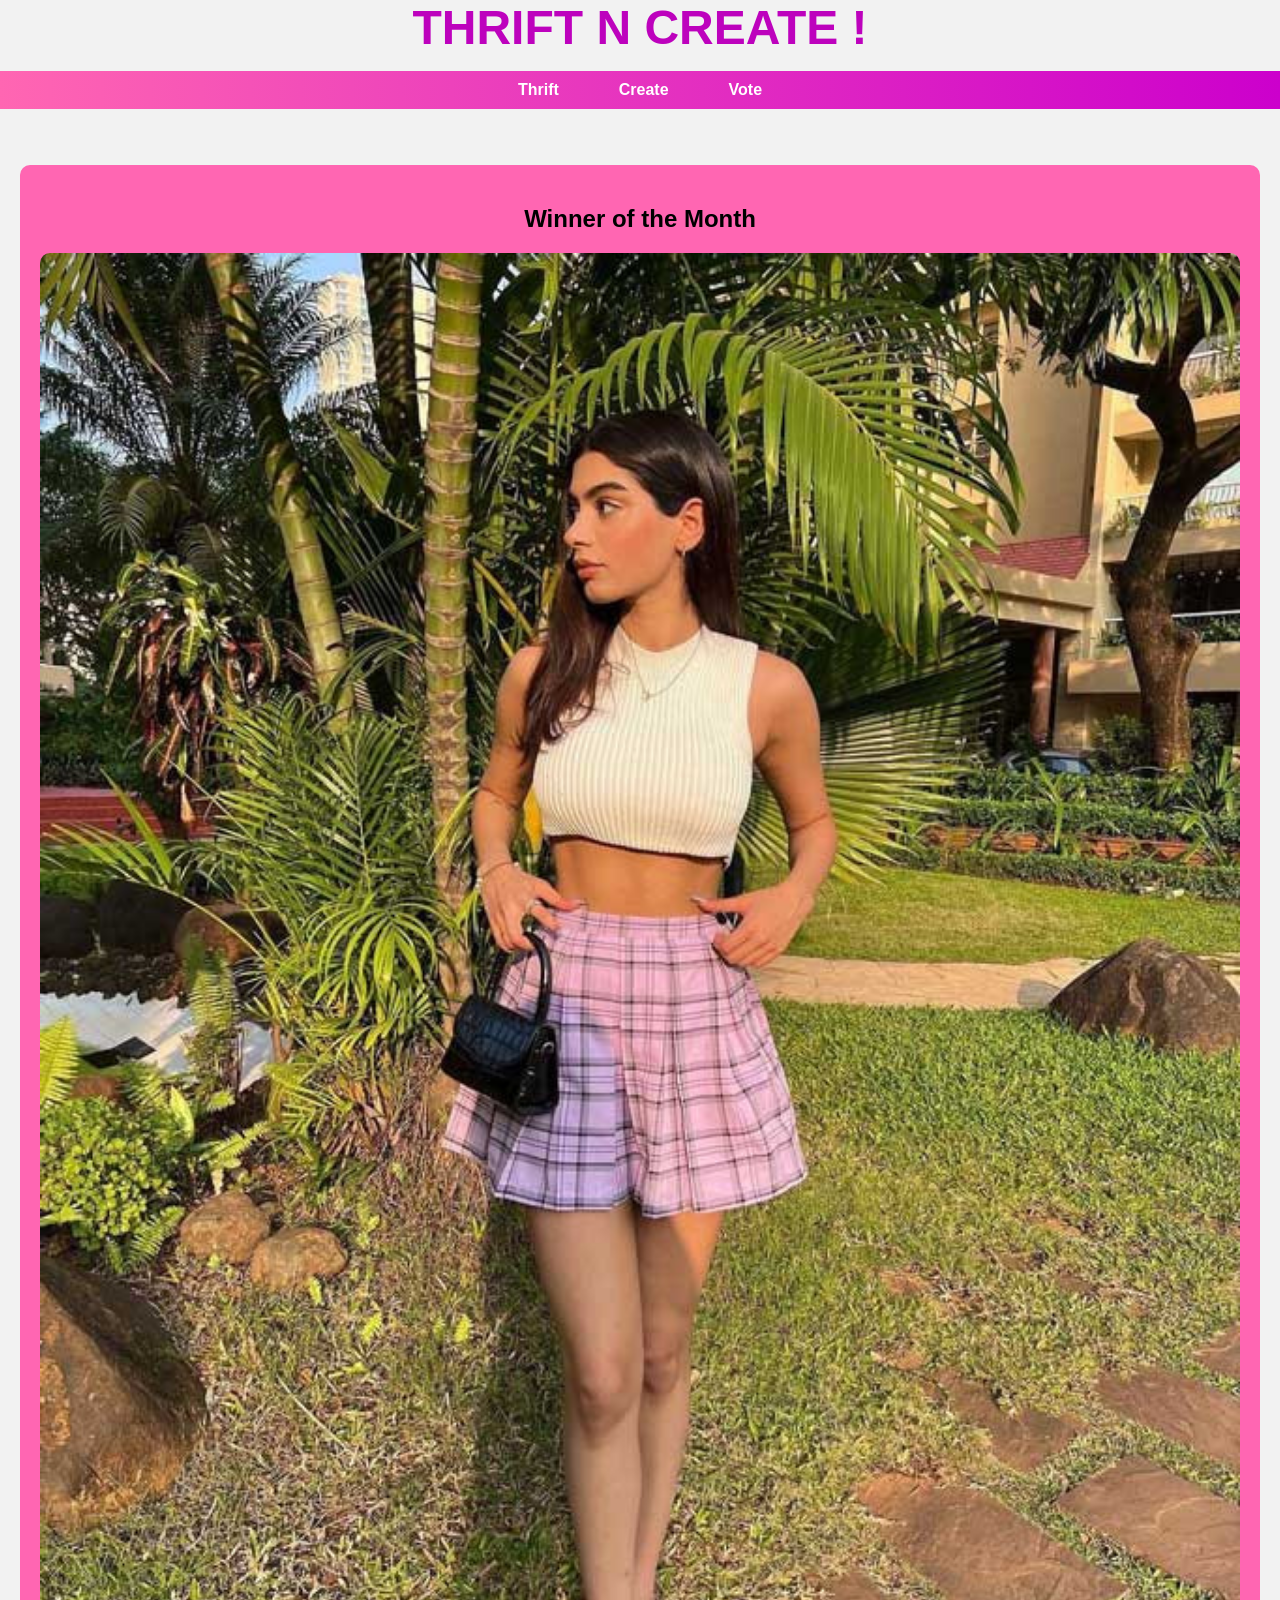
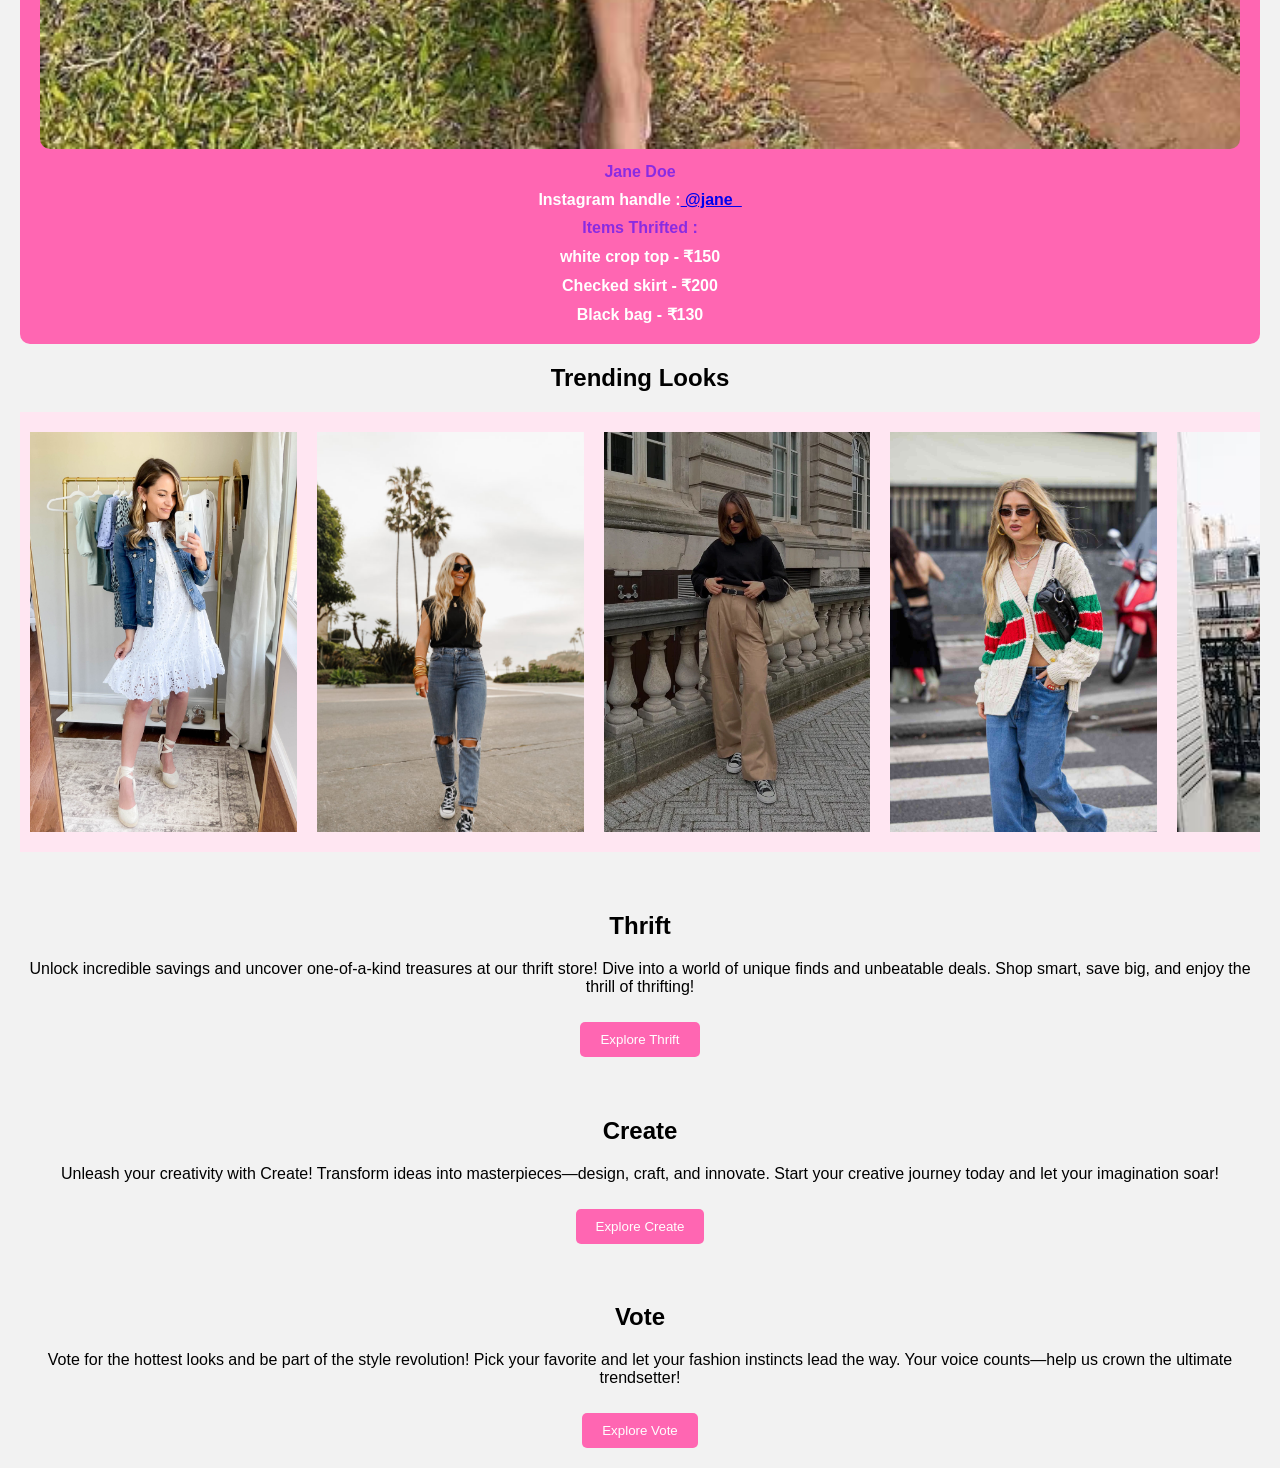
<file: index.html>
<!DOCTYPE html>
<html lang="en">
<head>
    <meta charset="UTF-8">
    <meta name="viewport" content="width=device-width, initial-scale=1.0">
    <title>Thrift and Create</title>
    <link rel="stylesheet" href="styles.css">
</head>
<body>
    <!-- Main header -->
    <header id="head">THRIFT N CREATE !</header>
    <header>
        <nav>
            <ul>
                <li><a href="#thrift">Thrift</a></li>
                <li><a href="#create">Create</a></li>
                <li><a href="#vote">Vote</a></li>
            </ul>
        </nav>
    </header>

    <!-- Trending section with winner of the month -->
    <section class="trending">
        <div class="winner">
            <h1>Winner of the Month</h1>
            <img src="public/winner.jpg" alt="Winner Look">
            <p style="color:blueviolet"> Jane Doe</p>
            <p>Instagram handle :<a href="https://www.instagram.com/"> @jane_</a></p>
            <p style="color:blueviolet">Items Thrifted :</p>
            <p> white crop top - ₹150</p>
            <p>Checked skirt - ₹200</p>
            <p>Black bag - ₹130</p>
        </div>

        <!-- Trending looks carousel -->
        <h2>Trending Looks </h2>
        <div class="carousel">
            <img src="public/trending-look1.jpg.jpg" alt="Trending Look 1">
            <img src="public/trending-look2.jpg.jpg" alt="Trending Look 2">
            <img src="public/trending-look3.jpg.jpg" alt="Trending Look 3">
            <img src="public/trending-look4.jpg.jpg" alt="Trending Look 4">
            <img src="public/trending-look5.jpg.jpg" alt="Trending Look 5">
        </div>
    </section>

    <!-- Thrift section -->
    <section id="thrift">
        <h2>Thrift</h2>
        <p>Unlock incredible savings and uncover one-of-a-kind treasures at our thrift store! Dive into a world of unique finds and unbeatable deals. Shop smart, save big, and enjoy the thrill of thrifting!</p>
        <button onclick="window.location.href='thrift.html'">Explore Thrift</button>
    </section>

    <!-- Create section -->
    <section id="create">
        <h2>Create</h2>
        <p>Unleash your creativity with Create! Transform ideas into masterpieces—design, craft, and innovate. Start your creative journey today and let your imagination soar!</p>
        <button onclick="window.location.href='create.html'">Explore Create</button>
    </section>

    <!-- Vote section -->
    <section id="vote">
        <h2>Vote</h2>
        <p>Vote for the hottest looks and be part of the style revolution! Pick your favorite and let your fashion instincts lead the way. Your voice counts—help us crown the ultimate trendsetter!</p>
        <button onclick="window.location.href='vote.html'">Explore Vote</button>
    </section>

    <script src="scripts.js"></script>
</body>
</html>
</file>
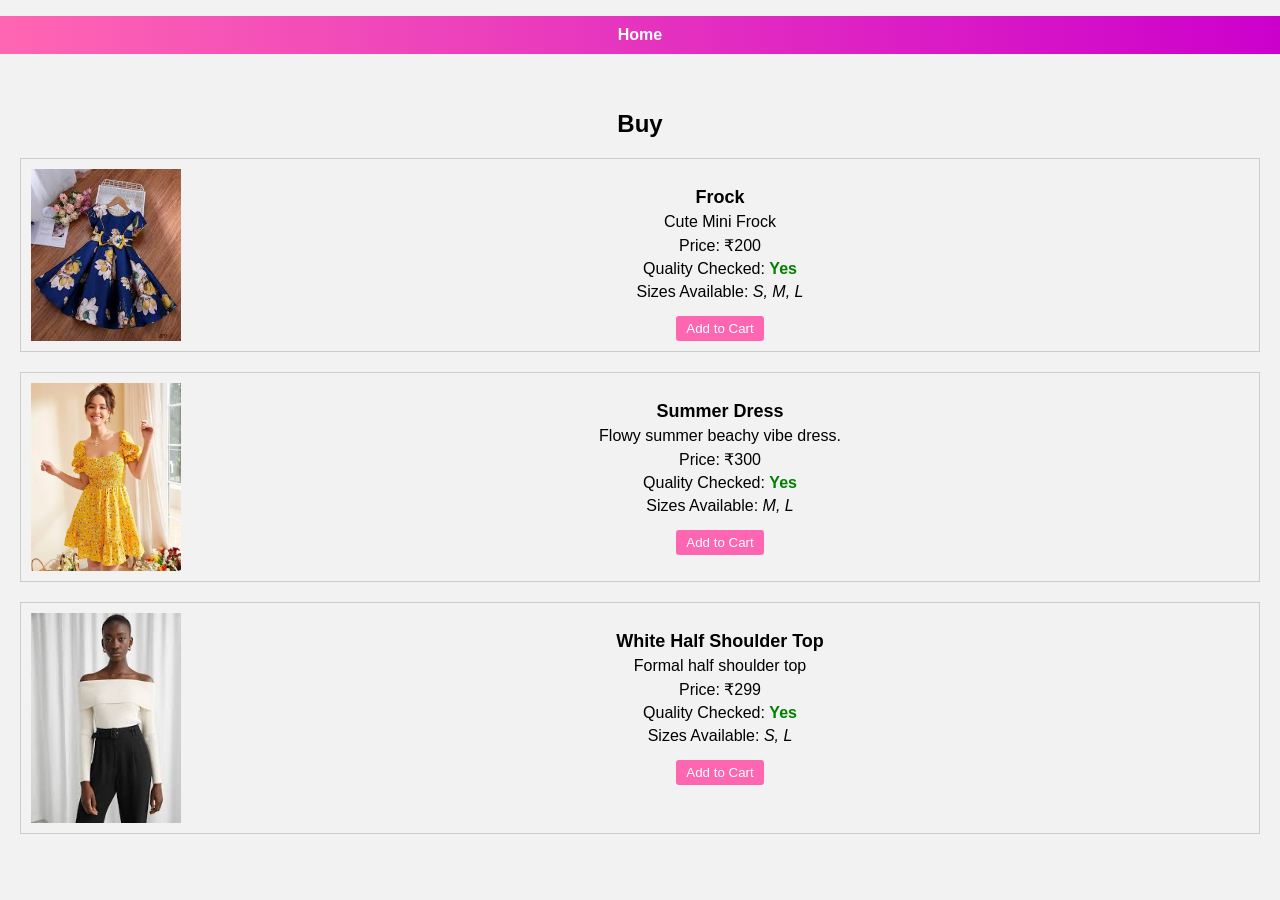
<file: buy.html>
<!DOCTYPE html>
<html lang="en">
<head>
    <meta charset="UTF-8">
    <meta name="viewport" content="width=device-width, initial-scale=1.0">
    <title>Buy - Thrift and Create</title>
    <!-- Link to the external stylesheet -->
    <link rel="stylesheet" href="styles.css">
</head>
<body>
    <header>
        <!-- Navigation bar -->
        <nav>
            <ul>
                <li><a href="index.html#thrift">Home</a></li>
            </ul>
        </nav>
    </header>

    <!-- Section for displaying products available for purchase -->
    <section>
        <h2>Buy</h2>

        <!-- Product 1 -->
        <div class="product">
            <!-- Product image -->
            <img src="public/buy3.jpeg" alt="Product 1">
            <!-- Product details -->
            <div class="details">
                <h3>Frock</h3>
                <p>Cute Mini Frock</p>
                <p>Price: ₹200</p>
                <p>Quality Checked: <span class="checked">Yes</span></p>
                <p>Sizes Available: <span class="sizes">S, M, L</span></p>
                <!-- Button to add product to cart -->
                <button onclick="addToCart('product1')">Add to Cart</button>
            </div>
        </div>

        <!-- Product 2 -->
        <div class="product">
            <!-- Product image -->
            <img src="public/buy2.jpg" alt="Product 2">
            <!-- Product details -->
            <div class="details">
                <h3>Summer Dress</h3>
                <p>Flowy summer beachy vibe dress.</p>
                <p>Price: ₹300</p>
                <p>Quality Checked: <span class="checked">Yes</span></p>
                <p>Sizes Available: <span class="sizes">M, L</span></p>
                <!-- Button to add product to cart -->
                <button onclick="addToCart('product2')">Add to Cart</button>
            </div>
        </div>

        <!-- Product 3 -->
        <div class="product">
            <!-- Product image -->
            <img src="public/buy.jpg" alt="Product 3">
            <!-- Product details -->
            <div class="details">
                <h3>White Half Shoulder Top</h3>
                <p>Formal half shoulder top</p>
                <p>Price: ₹299</p>
                <p>Quality Checked: <span class="checked">Yes</span></p>
                <p>Sizes Available: <span class="sizes">S, L</span></p>
                <!-- Button to add product to cart -->
                <button onclick="addToCart('product3')">Add to Cart</button>
            </div>
        </div>
    </section>

    <!-- Link to the external JavaScript file -->
    <script src="scripts.js"></script>
    <!-- Inline JavaScript for adding products to the cart -->
    <script>
        function addToCart(productId) {
            // Alert the user that the product has been added to the cart
            alert(`Product with ID ${productId} added to cart.`);
        }
    </script>
</body>
</html>
</file>
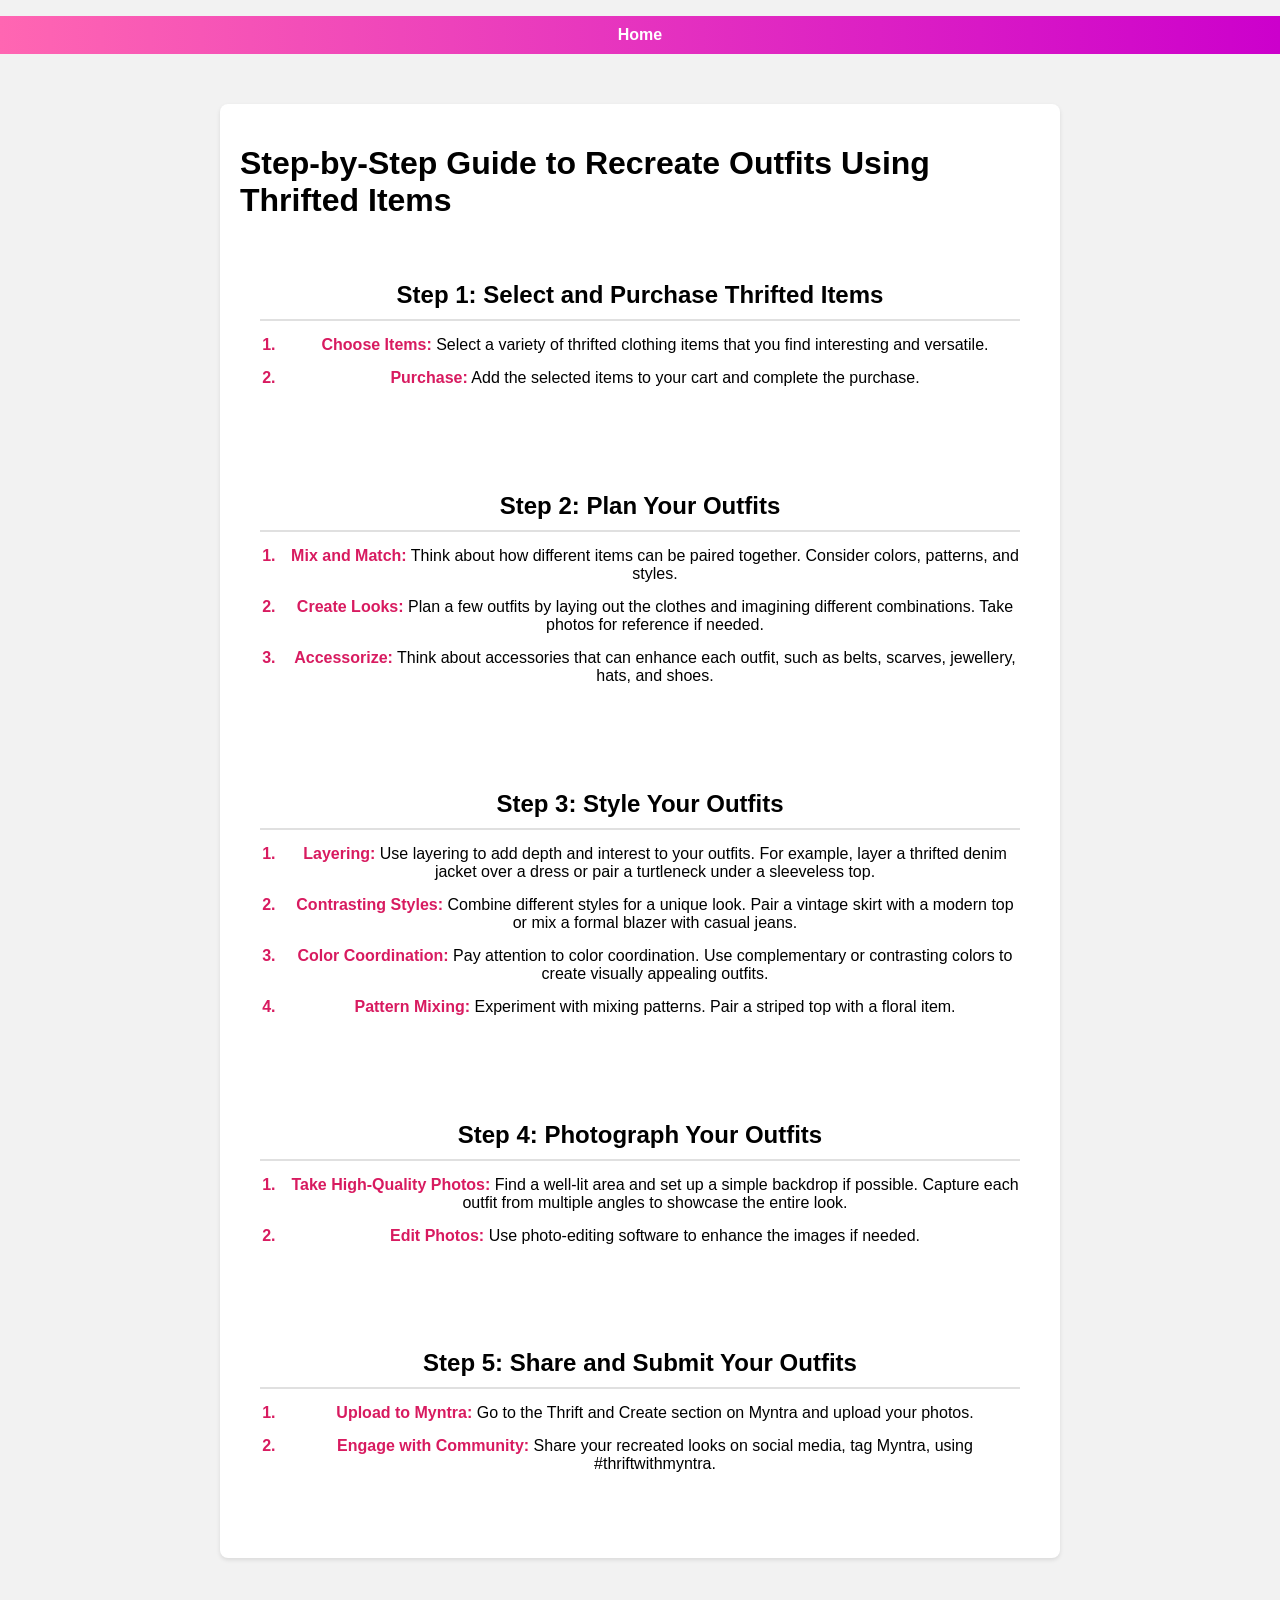
<file: create-details.html>
<!DOCTYPE html>
<html lang="en">
<head>
    <meta charset="UTF-8">
    <meta name="viewport" content="width=device-width, initial-scale=1.0">
    <title>Step-by-Step Guide to Recreate Outfits Using Thrifted Items</title>
    <!-- Link to the external stylesheet -->
    <link rel="stylesheet" href="styles.css">
</head>
<body>
    <header>
        <!-- Navigation bar -->
        <nav>
            <ul>
                <li><a href="index.html#thrift">Home</a></li>
            </ul>
        </nav>
    </header>
    <!-- Main container for the guide -->
    <div class="guide-container">
        <h1>Step-by-Step Guide to Recreate Outfits Using Thrifted Items</h1>
        
        <!-- Step 1: Select and Purchase Thrifted Items -->
        <section class="guide-step">
            <h2>Step 1: Select and Purchase Thrifted Items</h2>
            <ol>
                <li><strong>Choose Items:</strong> Select a variety of thrifted clothing items that you find interesting and versatile.</li>
                <li><strong>Purchase:</strong> Add the selected items to your cart and complete the purchase.</li>
            </ol>
        </section>

        <!-- Step 2: Plan Your Outfits -->
        <section class="guide-step">
            <h2>Step 2: Plan Your Outfits</h2>
            <ol>
                <li><strong>Mix and Match:</strong> Think about how different items can be paired together. Consider colors, patterns, and styles.</li>
                <li><strong>Create Looks:</strong> Plan a few outfits by laying out the clothes and imagining different combinations. Take photos for reference if needed.</li>
                <li><strong>Accessorize:</strong> Think about accessories that can enhance each outfit, such as belts, scarves, jewellery, hats, and shoes.</li>
            </ol>
        </section>

        <!-- Step 3: Style Your Outfits -->
        <section class="guide-step">
            <h2>Step 3: Style Your Outfits</h2>
            <ol>
                <li><strong>Layering:</strong> Use layering to add depth and interest to your outfits. For example, layer a thrifted denim jacket over a dress or pair a turtleneck under a sleeveless top.</li>
                <li><strong>Contrasting Styles:</strong> Combine different styles for a unique look. Pair a vintage skirt with a modern top or mix a formal blazer with casual jeans.</li>
                <li><strong>Color Coordination:</strong> Pay attention to color coordination. Use complementary or contrasting colors to create visually appealing outfits.</li>
                <li><strong>Pattern Mixing:</strong> Experiment with mixing patterns. Pair a striped top with a floral item.</li>
            </ol>
        </section>

        <!-- Step 4: Photograph Your Outfits -->
        <section class="guide-step">
            <h2>Step 4: Photograph Your Outfits</h2>
            <ol>
                <li><strong>Take High-Quality Photos:</strong> Find a well-lit area and set up a simple backdrop if possible. Capture each outfit from multiple angles to showcase the entire look.</li>
                <li><strong>Edit Photos:</strong> Use photo-editing software to enhance the images if needed.</li>
            </ol>
        </section>

        <!-- Step 5: Share and Submit Your Outfits -->
        <section class="guide-step">
            <h2>Step 5: Share and Submit Your Outfits</h2>
            <ol>
                <li><strong>Upload to Myntra:</strong> Go to the Thrift and Create section on Myntra and upload your photos.</li>
                <li><strong>Engage with Community:</strong> Share your recreated looks on social media, tag Myntra, using #thriftwithmyntra.</li>
            </ol>
        </section>
    </div>
</body>
</html>
</file>
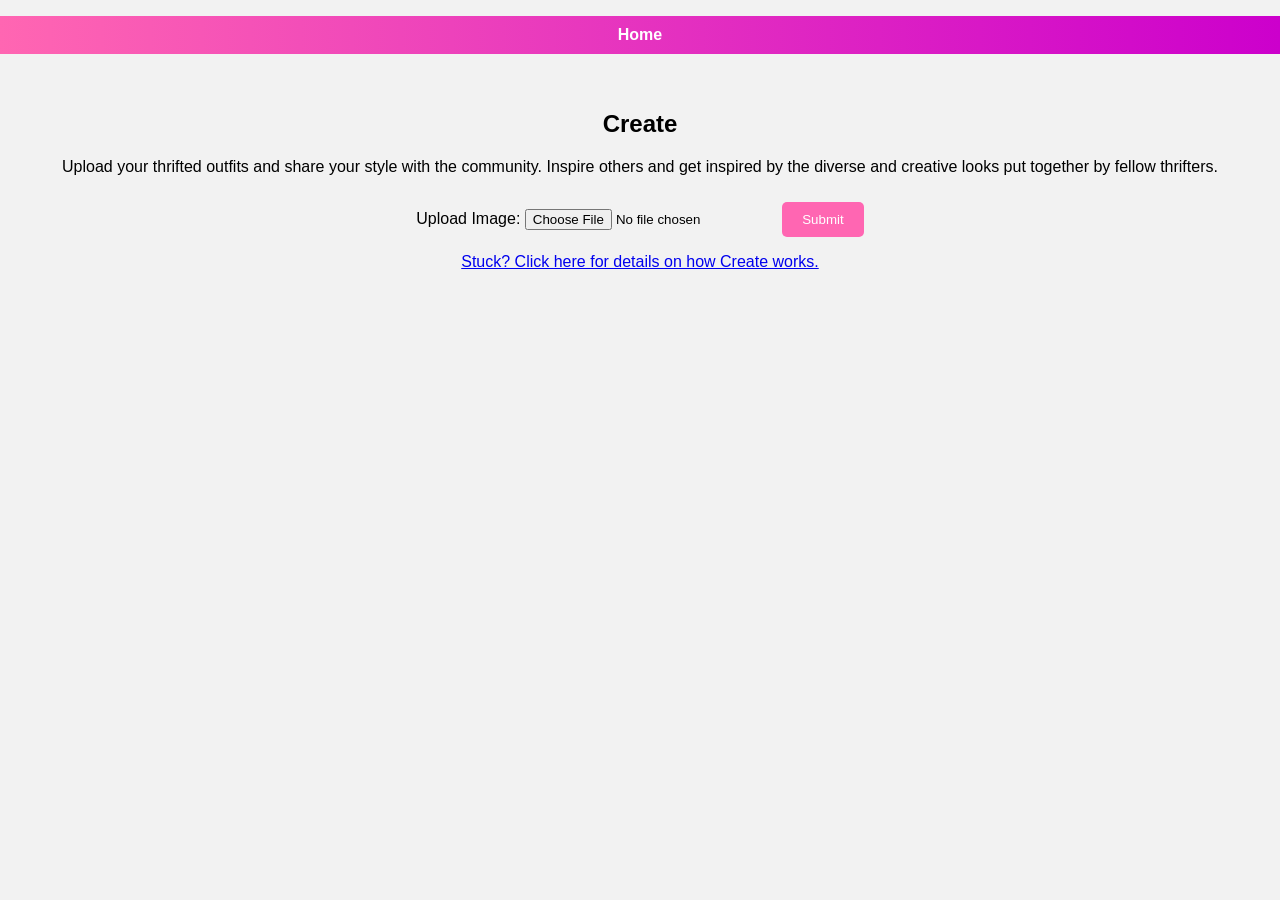
<file: create.html>
<!DOCTYPE html>
<html lang="en">
<head>
    <meta charset="UTF-8">
    <meta name="viewport" content="width=device-width, initial-scale=1.0">
    <title>Create - Thrift and Create</title>
    <!-- Link to the external stylesheet -->
    <link rel="stylesheet" href="styles.css">
</head>
<body>
    <header>
        <!-- Navigation bar -->
        <nav>
            <ul>
                <li><a href="index.html#create">Home</a></li>
            </ul>
        </nav>
    </header>

    <!-- Main section for creating and uploading outfits -->
    <section>
        <h2>Create</h2>
        <p>Upload your thrifted outfits and share your style with the community. Inspire others and get inspired by the diverse and creative looks put together by fellow thrifters.</p>
        
        <!-- Form for uploading images -->
        <form>
            <label for="imageUpload">Upload Image:</label>
            <input type="file" id="imageUpload" name="imageUpload">
            <button type="submit">Submit</button>
        </form>
        
        <!-- Link to the detailed guide on how to use the Create feature -->
        <p><a href="create-details.html">Stuck? Click here for details on how Create works.</a></p>
    </section>
</body>
</html>
</file>
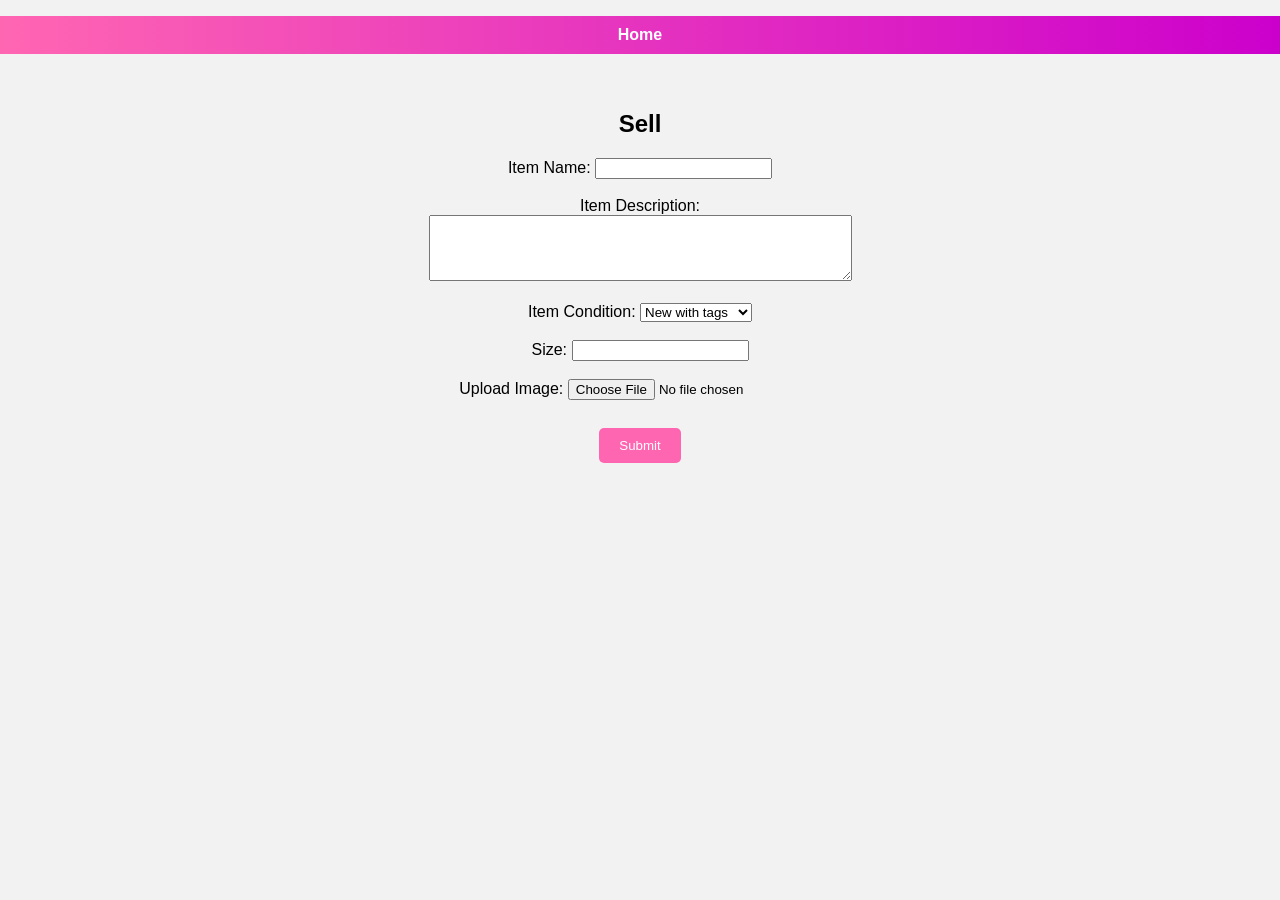
<file: sell.html>
<!DOCTYPE html>
<html lang="en">
<head>
    <meta charset="UTF-8">
    <meta name="viewport" content="width=device-width, initial-scale=1.0">
    <title>Sell - Thrift and Create</title>
    <!-- Link to the external stylesheet -->
    <link rel="stylesheet" href="styles.css">
</head>
<body>
    <header>
        <!-- Navigation bar -->
        <nav>
            <ul>
                <li><a href="index.html#thrift">Home</a></li>
            </ul>
        </nav>
    </header>
    
    <!-- Section for selling items -->
    <section>
        <h2>Sell</h2>

        <!-- Form for selling an item -->
        <form id="sellForm" onsubmit="submitForm(event)">
            <!-- Item name input -->
            <label for="itemName">Item Name:</label>
            <input type="text" id="itemName" name="itemName" required><br><br>

            <!-- Item description input -->
            <label for="itemDescription">Item Description:</label><br>
            <textarea id="itemDescription" name="itemDescription" rows="4" cols="50" required></textarea><br><br>

            <!-- Item condition dropdown -->
            <label for="itemCondition">Item Condition:</label>
            <select id="itemCondition" name="itemCondition" required>
                <option value="new">New with tags</option>
                <option value="good">Good condition</option>
                <option value="fair">Fair condition</option>
                <option value="poor">Poor condition</option>
            </select><br><br>

            <!-- Item size input -->
            <label for="itemSize">Size:</label>
            <input type="text" id="itemSize" name="itemSize" required><br><br>

            <!-- File upload for item image -->
            <label for="itemImage">Upload Image:</label>
            <input type="file" id="itemImage" name="itemImage" accept="image/*"><br><br>

            <!-- Submit button -->
            <button type="submit">Submit</button>
        </form>

        <!-- Submission result message -->
        <div id="submissionResult" style="display: none;">
            <p>Your submission has been received.</p>
            <p>We will assign a person to check the condition of your clothes.</p>
            <p>If selected, you will be eligible for a reward!</p>
        </div>
    </section>

    <!-- Link to the external JavaScript file -->
    <script src="scripts.js"></script>
    <!-- Inline JavaScript for form submission handling -->
    <script>
        function submitForm(event) {
            event.preventDefault();

            // Hide the form and show the submission result message
            document.getElementById('sellForm').style.display = 'none';
            document.getElementById('submissionResult').style.display = 'block';

            // Handle file upload if an image is provided
            const fileInput = document.getElementById('itemImage');
            const imageFile = fileInput.files[0];
            if (imageFile) {
                // Simulate image upload delay
                setTimeout(() => {
                    alert('Image uploaded successfully!');
                    // Additional image handling logic can go here
                }, 1000); 
            }
        }
    </script>
</body>
</html>
</file>
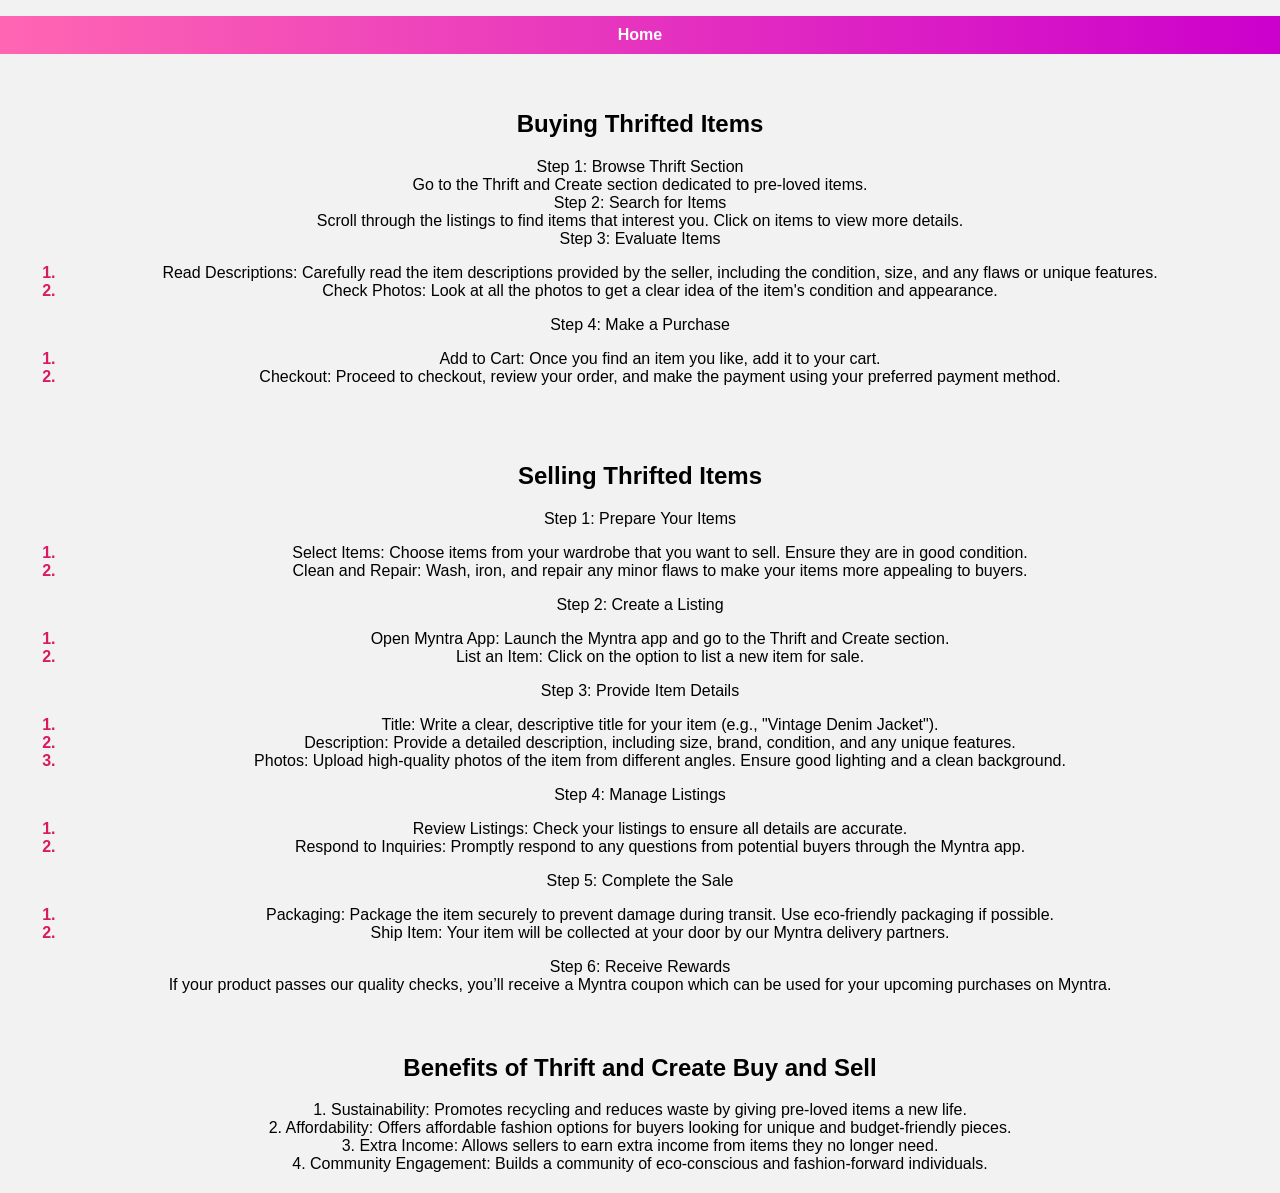
<file: thrift-details.html>
<!DOCTYPE html>
<html lang="en">
<head>
    <meta charset="UTF-8">
    <meta name="viewport" content="width=device-width, initial-scale=1.0">
    <title>Buying and Selling Thrifted Items - Myntra</title>
    <!-- Link to the external stylesheet -->
    <link rel="stylesheet" href="styles.css">
</head>
<body>
    <header>
        <!-- Navigation bar -->
        <nav>
            <ul>
                <li><a href="index.html#thrift">Home</a></li>
            </ul>
        </nav>
    </header>

    <main>
        <!-- Section for buying thrifted items -->
        <section class="section">
            <h2>Buying Thrifted Items</h2>

            <div class="step">
                <div class="step-title">Step 1: Browse Thrift Section</div>
                <div class="step-details">Go to the Thrift and Create section dedicated to pre-loved items.</div>
            </div>

            <div class="step">
                <div class="step-title">Step 2: Search for Items</div>
                <div class="step-details">Scroll through the listings to find items that interest you. Click on items to view more details.</div>
            </div>

            <div class="step">
                <div class="step-title">Step 3: Evaluate Items</div>
                <div class="step-details">
                    <ol>
                        <li>Read Descriptions: Carefully read the item descriptions provided by the seller, including the condition, size, and any flaws or unique features.</li>
                        <li>Check Photos: Look at all the photos to get a clear idea of the item's condition and appearance.</li>
                    </ol>
                </div>
            </div>

            <div class="step">
                <div class="step-title">Step 4: Make a Purchase</div>
                <div class="step-details">
                    <ol>
                        <li>Add to Cart: Once you find an item you like, add it to your cart.</li>
                        <li>Checkout: Proceed to checkout, review your order, and make the payment using your preferred payment method.</li>
                    </ol>
                </div>
            </div>
        </section>

        <!-- Section for selling thrifted items -->
        <section class="section">
            <h2>Selling Thrifted Items</h2>

            <div class="step">
                <div class="step-title">Step 1: Prepare Your Items</div>
                <div class="step-details">
                    <ol>
                        <li>Select Items: Choose items from your wardrobe that you want to sell. Ensure they are in good condition.</li>
                        <li>Clean and Repair: Wash, iron, and repair any minor flaws to make your items more appealing to buyers.</li>
                    </ol>
                </div>
            </div>

            <div class="step">
                <div class="step-title">Step 2: Create a Listing</div>
                <div class="step-details">
                    <ol>
                        <li>Open Myntra App: Launch the Myntra app and go to the Thrift and Create section.</li>
                        <li>List an Item: Click on the option to list a new item for sale.</li>
                    </ol>
                </div>
            </div>

            <div class="step">
                <div class="step-title">Step 3: Provide Item Details</div>
                <div class="step-details">
                    <ol>
                        <li>Title: Write a clear, descriptive title for your item (e.g., "Vintage Denim Jacket").</li>
                        <li>Description: Provide a detailed description, including size, brand, condition, and any unique features.</li>
                        <li>Photos: Upload high-quality photos of the item from different angles. Ensure good lighting and a clean background.</li>
                    </ol>
                </div>
            </div>

            <div class="step">
                <div class="step-title">Step 4: Manage Listings</div>
                <div class="step-details">
                    <ol>
                        <li>Review Listings: Check your listings to ensure all details are accurate.</li>
                        <li>Respond to Inquiries: Promptly respond to any questions from potential buyers through the Myntra app.</li>
                    </ol>
                </div>
            </div>

            <div class="step">
                <div class="step-title">Step 5: Complete the Sale</div>
                <div class="step-details">
                    <ol>
                        <li>Packaging: Package the item securely to prevent damage during transit. Use eco-friendly packaging if possible.</li>
                        <li>Ship Item: Your item will be collected at your door by our Myntra delivery partners.</li>
                    </ol>
                </div>
            </div>

            <div class="step">
                <div class="step-title">Step 6: Receive Rewards</div>
                <div class="step-details">
                    If your product passes our quality checks, you’ll receive a Myntra coupon which can be used for your upcoming purchases on Myntra.
                </div>
            </div>
        </section>

        <!-- Section highlighting the benefits of using Thrift and Create -->
        <section class="section benefits">
            <h2>Benefits of Thrift and Create Buy and Sell</h2>

            <div class="benefit-item">1. Sustainability: Promotes recycling and reduces waste by giving pre-loved items a new life.</div>
            <div class="benefit-item">2. Affordability: Offers affordable fashion options for buyers looking for unique and budget-friendly pieces.</div>
            <div class="benefit-item">3. Extra Income: Allows sellers to earn extra income from items they no longer need.</div>
            <div class="benefit-item">4. Community Engagement: Builds a community of eco-conscious and fashion-forward individuals.</div>
        </section>
    </main>
</body>
</html>
</file>
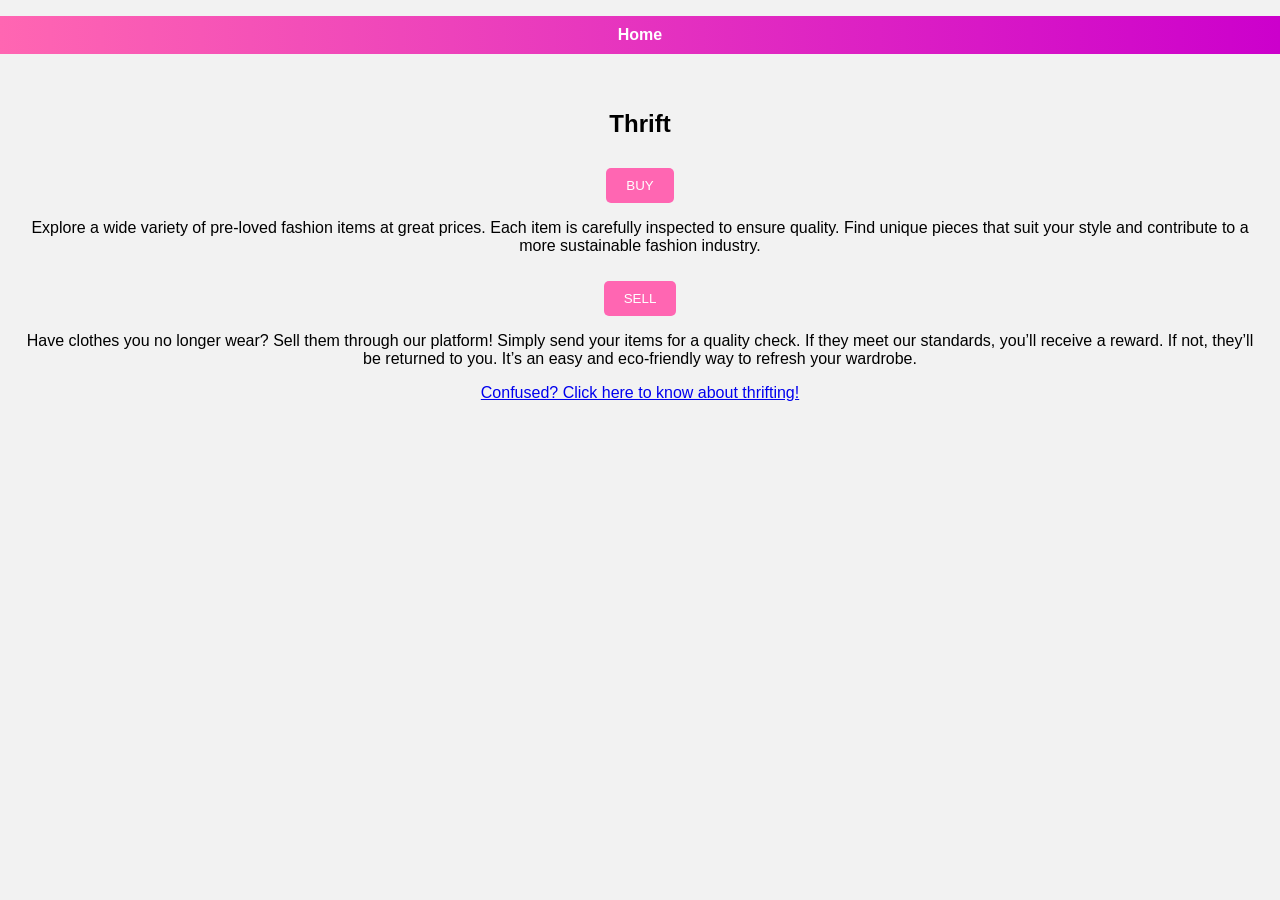
<file: thrift.html>
<!DOCTYPE html>
<html lang="en">
<head>
    <meta charset="UTF-8">
    <meta name="viewport" content="width=device-width, initial-scale=1.0">
    <title>Thrift - Thrift and Create</title>
    <link rel="stylesheet" href="styles.css">
</head>
<body>
    <!-- Navigation header -->
    <header>
        <nav>
            <ul>
                <li><a href="index.html#thrift">Home</a></li>
            </ul>
        </nav>
    </header>

    <!-- Main Thrift section -->
    <section>
        <h2>Thrift</h2>
        <div>
            <!-- Button to buy items -->
            <button onclick="window.location.href='buy.html'">BUY</button>
            <p></p>
            <p>Explore a wide variety of pre-loved fashion items at great prices. Each item is carefully inspected to ensure quality. Find unique pieces that suit your style and contribute to a more sustainable fashion industry.</p>
        </div>
        <div>
            <!-- Button to sell items -->
            <button onclick="window.location.href='sell.html'">SELL</button>
            <p></p>
            <p>Have clothes you no longer wear? Sell them through our platform! Simply send your items for a quality check. If they meet our standards, you’ll receive a reward. If not, they’ll be returned to you. It’s an easy and eco-friendly way to refresh your wardrobe.</p>
        </div>
        <p></p>
        <!-- Link to thrift details -->
        <a href="thrift-details.html">Confused? Click here to know about thrifting!</a>
    </section>
</body>
</html>
</file>
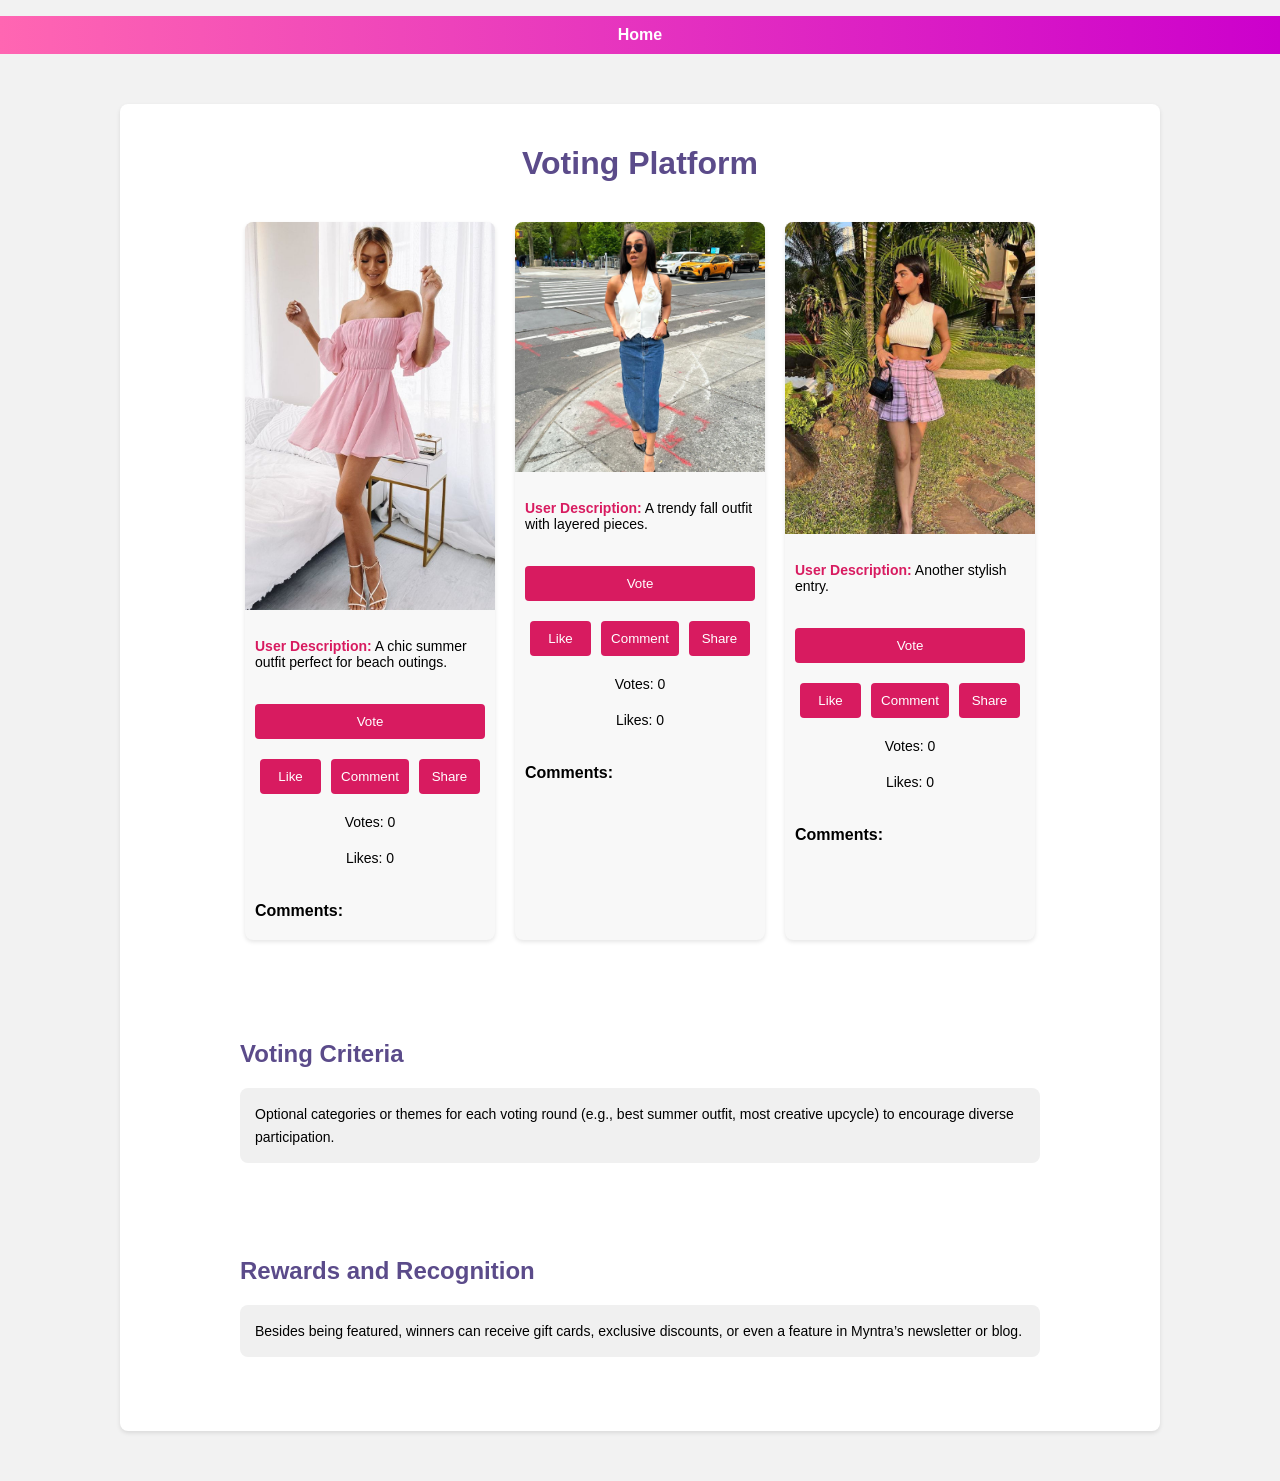
<file: vote.html>
<!DOCTYPE html>
<html lang="en">
<head>
    <meta charset="UTF-8">
    <meta name="viewport" content="width=device-width, initial-scale=1.0">
    <title>Voting Platform</title>
    <!-- Link to the external stylesheet -->
    <link rel="stylesheet" href="styles.css">
    <!-- Link to jQuery library -->
    <script src="https://code.jquery.com/jquery-3.6.0.min.js"></script>
</head>
<body>
    <header>
        <!-- Navigation bar -->
        <nav>
            <ul>
                <li><a href="index.html#thrift">Home</a></li>
            </ul>
        </nav>
    </header>
    <div class="gallery-container">
        <!-- Main heading -->
        <h1>Voting Platform</h1>
        
        <!-- Gallery section for entries -->
        <section class="gallery">
            <!-- Gallery item 1 -->
            <div class="gallery-item">
                <img src="public/sample1.jpg" alt="Entry 1">
                <div class="entry-description">
                    <p><strong>User Description:</strong> A chic summer outfit perfect for beach outings.</p>
                </div>
                <button class="vote-button">Vote</button>
                <!-- Engagement tools section -->
                <div class="engagement-tools">
                    <button class="like-button">Like</button>
                    <button class="comment-button">Comment</button>
                    <button class="share-button">Share</button>
                </div>
                <!-- Vote count display -->
                <div class="vote-count">Votes: 0</div>
                <!-- Like count display -->
                <div class="like-count">Likes: 0</div>
                <!-- Comments section -->
                <div class="comments-section">
                    <h3>Comments:</h3>
                    <ul class="comments-list"></ul>
                </div>
            </div>

            <!-- Gallery item 2 -->
            <div class="gallery-item">
                <img src="public/sample2.jpg" alt="Entry 2">
                <div class="entry-description">
                    <p><strong>User Description:</strong> A trendy fall outfit with layered pieces.</p>
                </div>
                <button class="vote-button">Vote</button>
                <div class="engagement-tools">
                    <button class="like-button">Like</button>
                    <button class="comment-button">Comment</button>
                    <button class="share-button">Share</button>
                </div>
                <div class="vote-count">Votes: 0</div>
                <div class="like-count">Likes: 0</div>
                <div class="comments-section">
                    <h3>Comments:</h3>
                    <ul class="comments-list"></ul>
                </div>
            </div>

            <!-- Gallery item 3 -->
            <div class="gallery-item">
                <img src="public/sample3.jpg" alt="Entry 3">
                <div class="entry-description">
                    <p><strong>User Description:</strong> Another stylish entry.</p>
                </div>
                <button class="vote-button">Vote</button>
                <div class="engagement-tools">
                    <button class="like-button">Like</button>
                    <button class="comment-button">Comment</button>
                    <button class="share-button">Share</button>
                </div>
                <div class="vote-count">Votes: 0</div>
                <div class="like-count">Likes: 0</div>
                <div class="comments-section">
                    <h3>Comments:</h3>
                    <ul class="comments-list"></ul>
                </div>
            </div>
        </section>
        
        <!-- Section for voting criteria -->
        <section class="voting-criteria">
            <h2>Voting Criteria</h2>
            <p>Optional categories or themes for each voting round (e.g., best summer outfit, most creative upcycle) to encourage diverse participation.</p>
        </section>
        
        <!-- Section for rewards and recognition -->
        <section class="rewards-recognition">
            <h2>Rewards and Recognition</h2>
            <p>Besides being featured, winners can receive gift cards, exclusive discounts, or even a feature in Myntra’s newsletter or blog.</p>
        </section>
    </div>

    <!-- Script to handle interactions with jQuery -->
    <script>
        $(document).ready(function() {
            // Function to handle voting button clicks
            $('.vote-button').click(function() {
                let voteCountDiv = $(this).siblings('.vote-count');
                let currentVotes = parseInt(voteCountDiv.text().replace('Votes: ', ''));
                voteCountDiv.text('Votes: ' + (currentVotes + 1));
            });

            // Function to handle like button clicks
            $('.like-button').click(function() {
                let likeCountDiv = $(this).closest('.gallery-item').find('.like-count');
                let currentLikes = parseInt(likeCountDiv.text().replace('Likes: ', ''));
                likeCountDiv.text('Likes: ' + (currentLikes + 1));
            });

            // Function to handle comment button clicks
            $('.comment-button').click(function() {
                let comment = prompt("Enter your comment:");
                if (comment) {
                    let commentsList = $(this).closest('.gallery-item').find('.comments-list');
                    commentsList.append('<li>' + comment + '</li>');
                    alert("Comment submitted!");
                }
            });

            // Function to handle share button clicks
            $('.share-button').click(function() {
                alert("Shared!");
            });
        });
    </script>
</body>
</html>
</file>
<file: styles.css>
/* Global styles */
body {
    font-family: Arial, sans-serif; /* Set font for the entire page */
    background: #f2f2f2; /* Light gray background */
    margin: 0;
    padding: 0;
}

/* Header styles */
#head {
    color: #bd02bd; /* Purple text color */
    font-size: 3rem; /* Large font size */
    text-align: center;
    font-weight: bold; /* Bold font weight */
}

/* Navigation styles */
header nav ul {
    list-style: none; /* Remove default list styles */
    padding: 0;
    display: flex; /* Flexbox layout */
    justify-content: center; /* Center align items */
    background: linear-gradient(to right, #ff66b2, #cc00cc); /* Gradient background */
}

header nav ul li {
    margin: 0 10px; /* Spacing between navigation items */
}

header nav ul li a {
    text-decoration: none; /* Remove underline from links */
    color: #fff; /* White text color */
    font-weight: bold; /* Bold font weight */
    padding: 10px 20px; /* Padding inside each link */
    display: block; /* Make links block-level */
}

header nav ul li a:hover {
    background: rgba(255, 255, 255, 0.2); /* Light background on hover */
}

/* Section styles */
section {
    padding: 20px; /* Padding inside sections */
    text-align: center; /* Center align text */
}

/* Trending carousel styles */
.trending .carousel {
    display: flex; /* Flexbox layout */
    overflow-x: auto; /* Horizontal scroll */
    scroll-snap-type: x mandatory; /* Mandatory snap points */
    background: #ffe6f2; /* Light pink background */
    padding: 20px 0; /* Padding top and bottom */
}

.trending .carousel img {
    width: 300px; /* Fixed width for carousel images */
    height: 400px; /* Fixed height for carousel images */
    margin: 0 10px; /* Margin around carousel images */
    scroll-snap-align: center; /* Center align snap points */
    transition: transform 0.2s ease-in-out; /* Smooth transform transition */
}

.trending .carousel img:hover {
    transform: scale(1.05); /* Scale up on hover */
}

/* Trending winner section styles */
.trending .winner {
    margin-top: 20px; /* Margin top */
    background: #ff66b2; /* Pink background */
    padding: 20px; /* Padding inside winner section */
    border-radius: 10px; /* Rounded corners */
}

.trending .winner img {
    width: 100%; /* Full width image */
    height: auto; /* Maintain aspect ratio */
    border-radius: 10px; /* Rounded corners */
}

.trending .winner p {
    color: #fff; /* White text color */
    font-weight: bold; /* Bold font weight */
    margin: 10px 0 0; /* Margin top */
}

/* Button styles */
button {
    background: #ff66b2; /* Pink background */
    color: #fff; /* White text color */
    border: none; /* Remove border */
    padding: 10px 20px; /* Padding inside button */
    cursor: pointer; /* Pointer cursor */
    margin-top: 10px; /* Margin top */
    border-radius: 5px; /* Rounded corners */
}

button:hover {
    background: #cc00cc; /* Darker pink background on hover */
}

/* Product container styles */
.product {
    display: flex; /* Flexbox layout */
    margin-bottom: 20px; /* Margin bottom */
    border: 1px solid #ccc; /* Light border */
    padding: 10px; /* Padding inside product container */
}

.product img {
    width: 150px; /* Fixed width for product images */
    height: auto; /* Maintain aspect ratio */
    margin-right: 10px; /* Margin right */
}

.product .details {
    flex: 1; /* Flex grow for details */
}

.product h3 {
    font-size: 18px; /* Font size */
    margin-bottom: 5px; /* Margin bottom */
}

.product p {
    margin: 5px 0; /* Margin top and bottom */
}

.product .checked {
    color: green; /* Green color for checked items */
    font-weight: bold; /* Bold font weight */
}

.product .sizes {
    font-style: italic; /* Italic text for sizes */
}

.product button {
    background: #ff66b2; /* Pink background */
    color: #fff; /* White text color */
    border: none; /* Remove border */
    padding: 5px 10px; /* Padding inside button */
    cursor: pointer; /* Pointer cursor */
    border-radius: 3px; /* Rounded corners */
}

.product button:hover {
    background: #cc00cc; /* Darker pink background on hover */
}

/* Guide container styles */
.guide-container {
    max-width: 800px; /* Maximum width */
    margin: 50px auto; /* Margin top and bottom, center align */
    padding: 20px; /* Padding inside guide container */
    background-color: #fff; /* White background */
    box-shadow: 0 2px 4px rgba(0, 0, 0, 0.1); /* Box shadow */
    border-radius: 8px; /* Rounded corners */
}

/* Guide step styles */
.guide-step {
    margin-bottom: 30px; /* Margin bottom */
}

.guide-step h2 {
    font-size: 1.5em; /* Larger font size */
    margin-bottom: 15px; /* Margin bottom */
    border-bottom: 2px solid #e0e0e0; /* Bottom border */
    padding-bottom: 10px; /* Padding bottom */
}

.guide-step ol {
    padding-left: 20px; /* Indentation for ordered list */
    margin: 0; /* Remove default margin */
}

.guide-step li {
    margin-bottom: 15px; /* Margin bottom */
    padding-left: 10px; /* Indentation for list items */
}

/* Strong text styles */
strong {
    color: #d81b60; /* Pink color */
}

/* Ordered list marker styles */
ol li::marker {
    color: #d81b60; /* Pink color */
    font-weight: bold; /* Bold font weight */
}

/* Gallery container styles */
.gallery-container {
    max-width: 1000px; /* Maximum width */
    margin: 50px auto; /* Margin top and bottom, center align */
    padding: 20px; /* Padding inside gallery container */
    background-color: #fff; /* White background */
    box-shadow: 0 2px 4px rgba(0, 0, 0, 0.1); /* Box shadow */
    border-radius: 8px; /* Rounded corners */
    text-align: center; /* Center align text */
}

.gallery-container h1,
.gallery-container h2 {
    color: #5b4b8a; /* Purple text color */
    margin-bottom: 20px; /* Margin bottom */
}

/* Gallery styles */
.gallery {
    display: flex; /* Flexbox layout */
    flex-wrap: wrap; /* Wrap items */
    justify-content: center; /* Center align items */
    gap: 20px; /* Gap between items */
}

/* Gallery item styles */
.gallery-item {
    background-color: #f8f8f8; /* Light gray background */
    border-radius: 8px; /* Rounded corners */
    box-shadow: 0 2px 4px rgba(0, 0, 0, 0.1); /* Box shadow */
    overflow: hidden; /* Hide overflow */
    width: 250px; /* Fixed width */
    text-align: left; /* Left align text */
    margin-bottom: 20px; /* Margin bottom */
    position: relative; /* Relative positioning */
}

.gallery-item img {
    width: 100%; /* Full width image */
    height: auto; /* Maintain aspect ratio */
}

/* Entry description styles */
.entry-description {
    padding: 10px; /* Padding inside entry description */
    font-size: 14px; /* Font size */
}

/* Engagement button styles */
.vote-button,
.like-button,
.comment-button,
.share-button {
    background-color: #d81b60; /* Pink background */
    color: #fff; /* White text color */
    border: none; /* Remove border */
    padding: 10px; /* Padding inside button */
    margin: 10px; /* Margin around button */
    cursor: pointer; /* Pointer cursor */
    border-radius: 4px; /* Rounded corners */
    width: calc(100% - 20px); /* Full width minus padding */
}

.vote-button:hover,
.like-button:hover,
.comment-button:hover,
.share-button:hover {
    background-color: #c2185b; /* Darker pink background on hover */
}

/* Engagement tools container styles */
.engagement-tools {
    display: flex; /* Flexbox layout */
    justify-content: space-between; /* Space between items */
    padding: 10px; /* Padding inside engagement tools */
}

.engagement-tools button {
    flex: 1; /* Flexible width */
    margin: 0 5px; /* Margin around buttons */
}

/* Vote and like count styles */
.vote-count,
.like-count {
    padding: 10px; /* Padding inside count */
    font-size: 14px; /* Font size */
    text-align: center; /* Center align text */
}

/* Comments section styles */
.comments-section {
    padding: 10px; /* Padding inside comments section */
}

.comments-section h3 {
    font-size: 16px; /* Larger font size for comments section */
    margin-bottom: 10px; /* Margin bottom */
}

.comments-list {
    list-style-type: none; /* Remove default list style */
    padding: 0; /* Remove default padding */
    margin: 0; /* Remove default margin */
}

.comments-list li {
    background-color: #f0f0f0; /* Light gray background */
    padding: 5px 10px; /* Padding inside list item */
    margin-bottom: 5px; /* Margin bottom */
    border-radius: 4px; /* Rounded corners */
    font-size: 14px; /* Font size */
}

/* Voting criteria and rewards recognition styles */
.voting-criteria,
.rewards-recognition {
    text-align: left; /* Left align text */
    margin: 20px auto; /* Margin top and bottom, center align */
    max-width: 800px; /* Maximum width */
}

.voting-criteria p,
.rewards-recognition p {
    background-color: #f0f0f0; /* Light gray background */
    padding: 15px; /* Padding inside paragraphs */
    border-radius: 8px; /* Rounded corners */
    font-size: 14px; /* Font size */
    line-height: 1.6; /* Line height */
}
</file>
